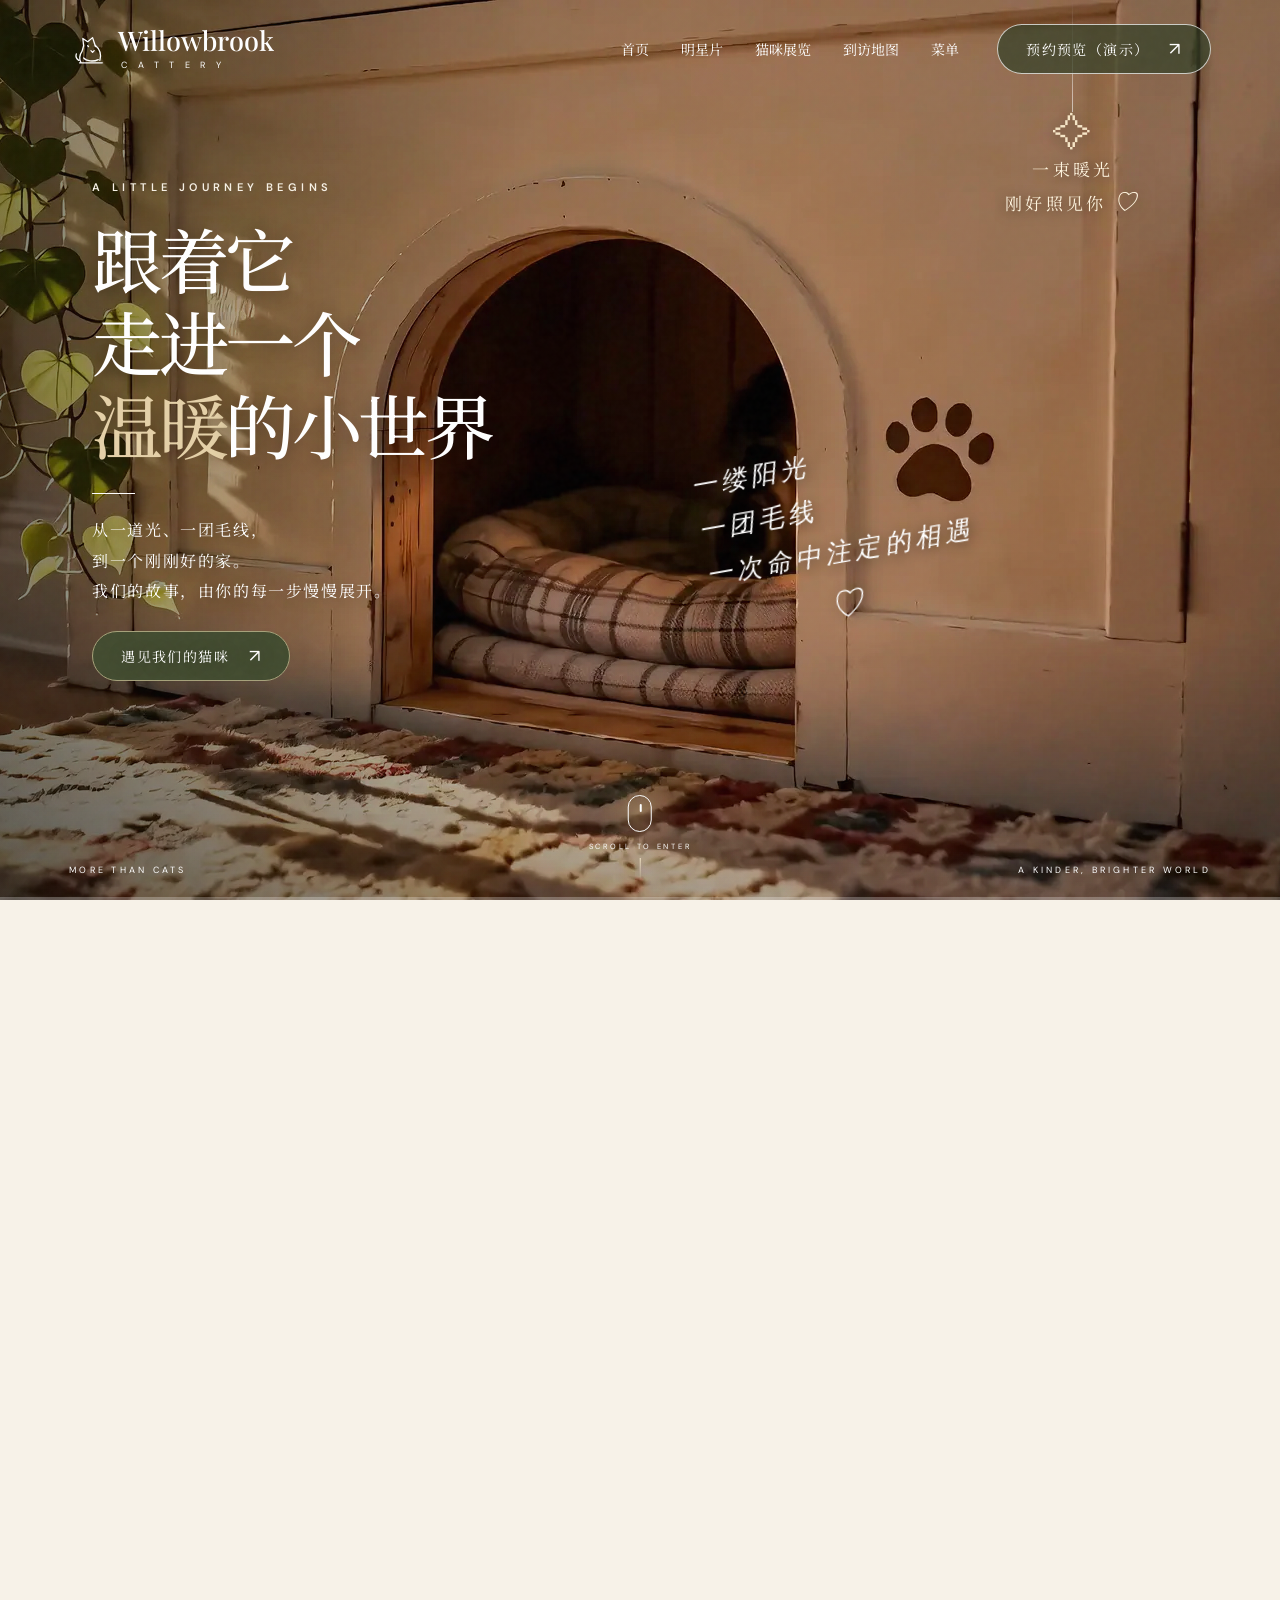
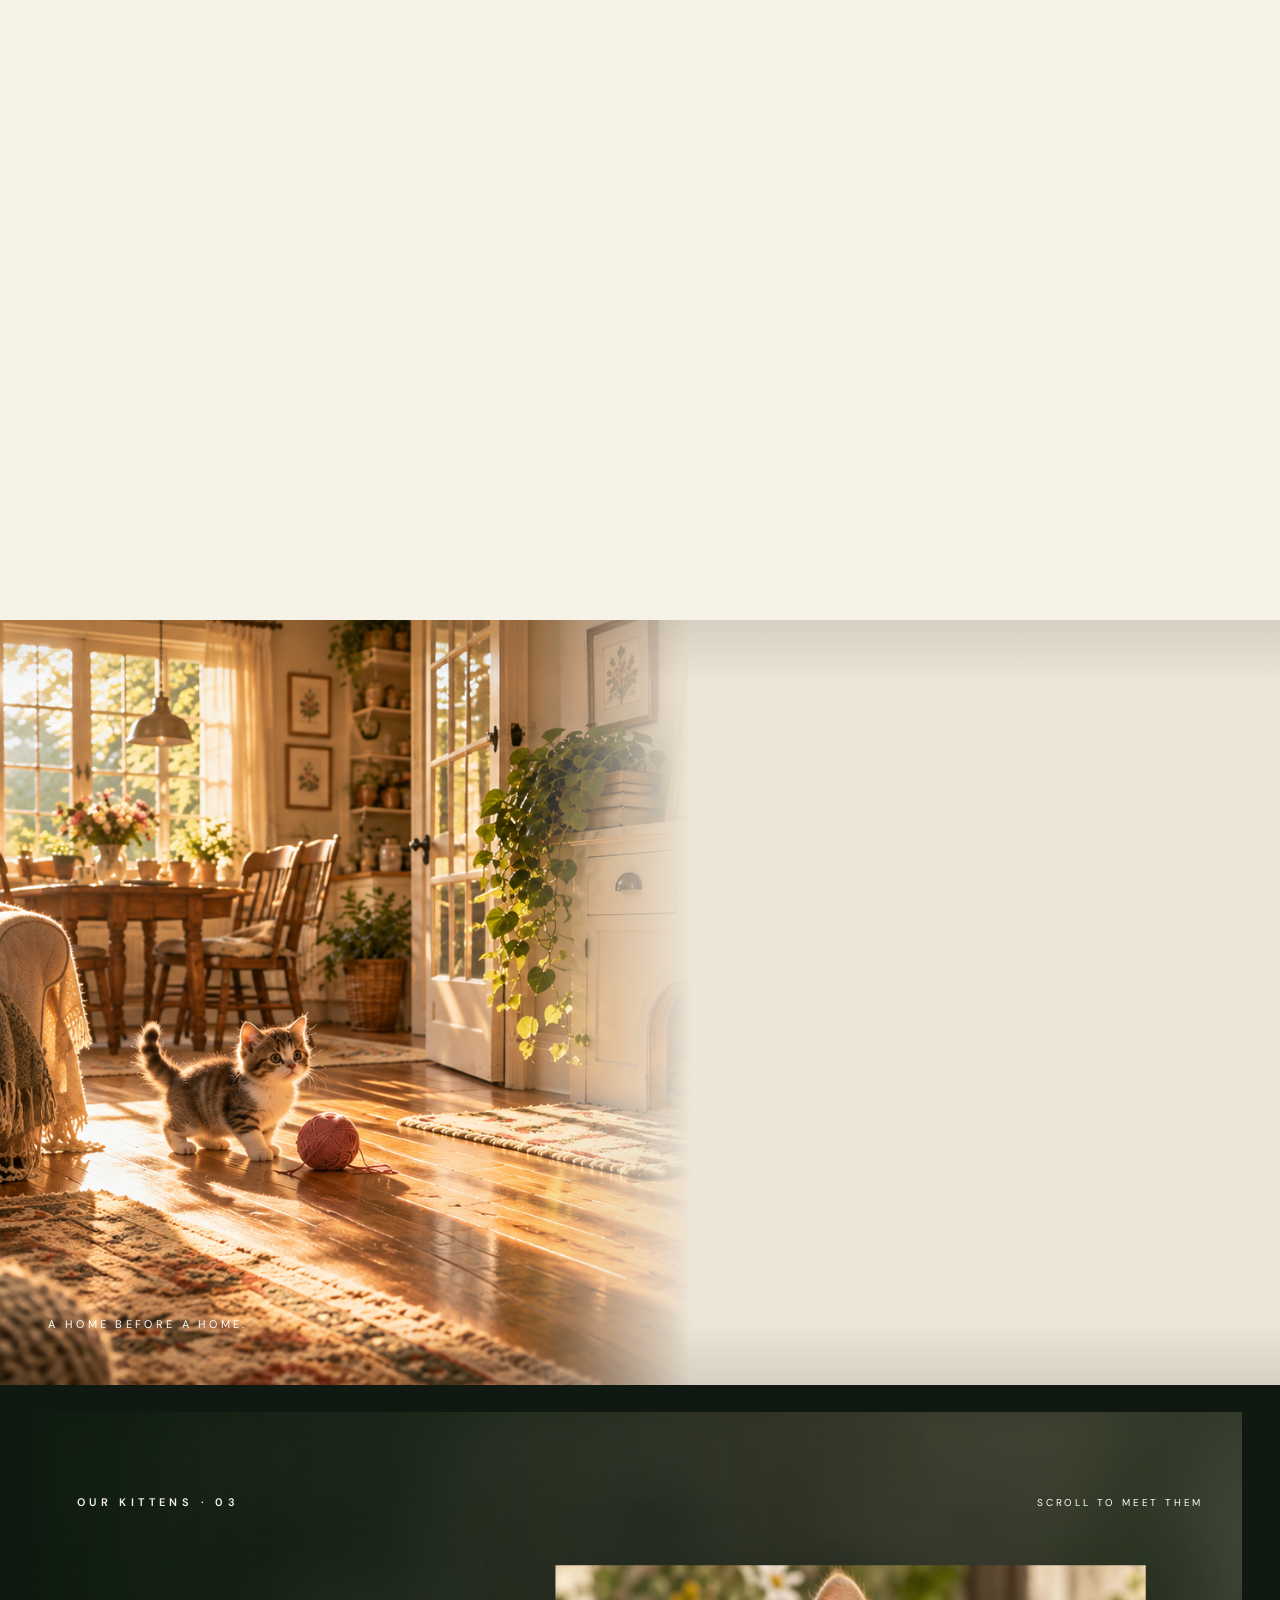
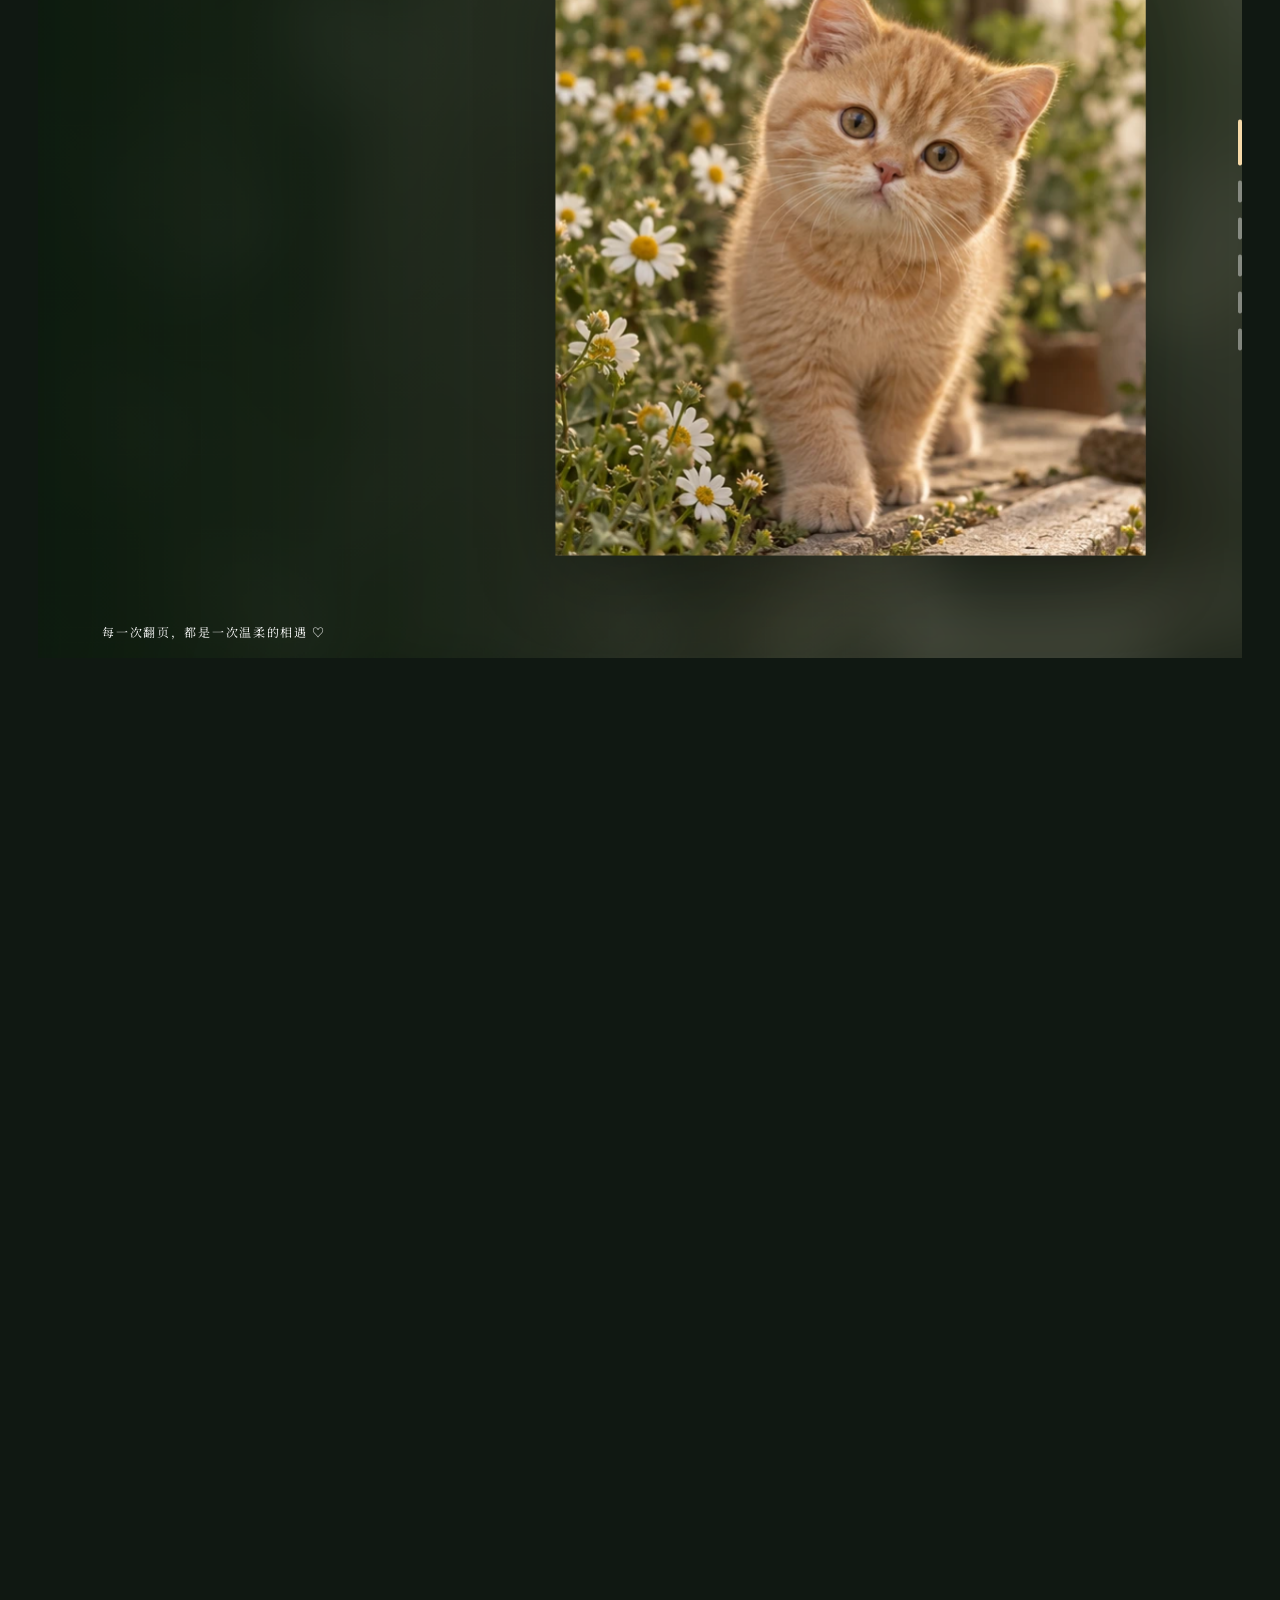
<file: index.html>
<!doctype html>
<html lang="zh-CN">
<head>
  <meta charset="utf-8">
  <meta name="viewport" content="width=device-width, initial-scale=1">
  <meta name="theme-color" content="#222719">
  <meta name="description" content="Willowbrook 猫舍单页互动设计演示：跟随一只小猫，遇见一个温暖的家。">
  <title>Willowbrook 猫舍 · 遇见温柔的小世界</title>
  <link rel="preconnect" href="https://fonts.googleapis.com">
  <link rel="preconnect" href="https://fonts.gstatic.com" crossorigin>
  <link href="https://fonts.googleapis.com/css2?family=DM+Sans:wght@400;500;600;700&family=Playfair+Display:wght@400;500;600&family=Noto+Serif+SC:wght@400;500;600;700&display=swap" rel="stylesheet">
  <link rel="stylesheet" href="styles.css?v=20261011-hero3">
</head>
<body class="hero-intro">
  <div class="shared-scene-bg" aria-hidden="true"></div>
  <div class="grain" aria-hidden="true"></div>
  <header class="site-header" id="siteHeader">
    <a class="brand" href="#home" aria-label="Willowbrook 猫舍，回到首页">
      <span class="brand-mark" aria-hidden="true"><svg viewBox="0 0 48 48" fill="none"><path d="M12 38c-3-2-4-5-3-8m6 11c-3-4-2-10 1-14l2-7-1-9 6 4 6-5 3 9c6 5 8 12 6 19m-25 3h28M23 20l1 1m8-1 1 1M27 26l2 2 2-2M18 35c3 4 12 5 18 2" stroke="currentColor" stroke-width="1.6" stroke-linecap="round" stroke-linejoin="round"/></svg></span>
      <span class="brand-word"><strong>Willowbrook</strong><small>C A T T E R Y</small></span>
    </a>
    <nav class="main-nav" aria-label="页面导航">
      <a href="#home">首页</a><a href="#featured">明星片</a><a href="#diary">猫咪展览</a><a href="#visit">到访地图</a><a href="#shopMenu">菜单</a>
    </nav>
    <button class="pill pill-outline header-cta" type="button" data-open-booking>查看预约状态 <span aria-hidden="true">↗</span></button>
    <button class="menu-toggle" id="menuToggle" type="button" aria-label="打开菜单" aria-expanded="false"><span></span><span></span></button>
  </header>

  <main>
    <section class="film" id="home" aria-label="滚动影片：走进猫咪的小世界">
      <div class="film-sticky">
        <canvas class="film-frames" id="heroFrames" width="1600" height="900" role="img" aria-label="跟随滚动逐帧播放的小猫画面"></canvas>
        <canvas class="film-handoff" id="heroHandoff" width="1600" height="900" aria-hidden="true"></canvas>
        <video class="film-idle" id="heroIdle" src="assets/video/hero-idle-loop.mp4" preload="auto" autoplay loop muted playsinline aria-label="小猫轻轻摇尾巴，壁炉里的火焰持续闪动"></video>
        <video class="film-end" id="heroEnd" data-src="assets/video/hero-end-loop.mp4" preload="none" loop muted playsinline aria-hidden="true"></video>
        <div class="film-shade"></div>
        <div class="film-opening" aria-hidden="true"></div>
        <div class="film-grid" aria-hidden="true"><span>01 — 04</span><span>SCROLL FILM EXPERIENCE</span></div>
        <div class="film-copy film-copy-first" id="filmFirst">
          <span class="eyebrow light">A LITTLE JOURNEY BEGINS</span>
          <h1>跟着它<br>走进一个<br><em>温暖</em>的小世界</h1>
          <span class="fine-line"></span>
          <p>从一道光、一团毛线，<br>到一个刚刚好的家。<br>我们的故事，由你的每一步慢慢展开。</p>
          <a class="pill pill-solid" href="#featured">遇见我们的猫咪 <span aria-hidden="true">↗</span></a>
        </div>
        <div class="film-copy film-copy-second" id="filmSecond">
          <span class="eyebrow light">THE WAY HOME</span>
          <h2>当它回头<br>家，也正向你<br>慢慢打开</h2>
          <span class="fine-line"></span>
          <p>一个被信任填满的角落，<br>正等待下一场温柔相遇。</p>
        </div>
        <div class="film-script" id="filmScript" aria-hidden="true">一缕阳光<br>一团毛线<br>一次命中注定的相遇 <span>♡</span></div>
        <div class="film-hanging-note" id="filmHangingNote" aria-hidden="true"><span class="hanging-thread"></span><span class="hanging-star">✧</span><span class="hanging-words">一束暖光<br>刚好照见你 <i>♡</i></span></div>
        <div class="film-progress" aria-hidden="true"><span id="filmProgress"></span></div>
        <div class="scroll-cue"><span class="mouse-icon"></span><small>SCROLL TO ENTER</small></div>
        <div class="film-bottom" aria-hidden="true"><span>MORE THAN CATS</span><span>A KINDER, BRIGHTER WORLD</span></div>
      </div>
    </section>

    <section class="featured" id="featured" aria-labelledby="featuredTitle">
      <div class="featured-sticky">
        <div class="featured-bg"></div><div class="featured-vignette"></div>
        <div class="featured-intro" id="featuredIntro"><span class="eyebrow light">MEET OUR KITTENS · 02</span><h2 id="featuredTitle">遇见我们的猫咪</h2><p>每一只小生命，都被温柔以待。<br>轻轻拨开明信片，遇见让你心动的 TA。</p><small>猫咪照片与档案为视觉演示内容</small></div>
        <div class="featured-note" id="featuredNote" aria-hidden="true">小小的相遇<br>能点亮更温暖的明天 <span>♡</span></div>
        <div class="featured-ornament featured-ornament-tl" aria-hidden="true">✧ <span>little paws</span></div><div class="featured-ornament featured-ornament-tr" aria-hidden="true">✿</div><div class="featured-ornament featured-ornament-bl" aria-hidden="true">♡</div><div class="featured-ornament featured-ornament-br" aria-hidden="true">✧ <span>sweet hello</span></div>
        <div class="postcard-stage" id="postcardStage" aria-label="猫咪明星片列表"></div>
        <div class="featured-hint" id="featuredHint"><span>←</span> 点击或上滑明信片，认识它们 <span>→</span></div>
        <div class="featured-bottom" aria-hidden="true"><span>PURE JOY, SOFT PAWS</span><span>WILLOWBROOK CATTERY</span></div>
      </div>
    </section>

    <section class="story" id="story" aria-labelledby="storyTitle">
      <div class="story-image"><img src="images/1.png" alt="阳光洒进温暖的猫舍，小猫在地板上玩毛线球" loading="lazy"><span class="image-caption">A HOME BEFORE A HOME.</span></div>
      <div class="story-copy"><span class="eyebrow">OUR LITTLE PROMISE</span><h2 id="storyTitle">把每一个<br>小小的生命，<br><em>放在心上。</em></h2><p>我们相信，真正的陪伴从了解开始。愿每一次相遇，都有从容、信任与恰到好处的温柔。</p><p class="story-script">Little paws, big happiness ♡</p><a href="#diary" class="text-link">继续认识它们 <span aria-hidden="true">↗</span></a></div>
    </section>

    <section class="diary" id="diary" aria-labelledby="diaryTitle">
      <div class="diary-sticky">
        <div class="diary-visual" id="diaryVisual"><div class="diary-images" id="diaryImages"></div></div>
        <div class="diary-top"><span class="eyebrow light">OUR KITTENS · 03</span><span>SCROLL TO MEET THEM</span></div>
        <div class="diary-copy" id="diaryCopy"><span class="diary-count" id="diaryCount">01 / 06</span><h2 id="diaryTitle">小橘</h2><p id="diaryAge">2 个月</p><button class="pill pill-outline" id="diaryDetail" type="button">查看猫咪档案 <span aria-hidden="true">↗</span></button></div>
        <div class="diary-track" id="diaryTrack" aria-hidden="true"></div><span class="diary-caption">每一次翻页，都是一次温柔的相遇 ♡</span>
      </div>
    </section>

    <section class="visit" id="visit" aria-labelledby="visitTitle">
      <div class="visit-sticky" id="visitScene">
      <div class="visit-atmosphere" aria-hidden="true"></div>
      <div class="map-grid-window" id="mapGridWindow" aria-hidden="true"><div class="map-grid" id="mapGrid"></div></div>
      <div class="visit-container" id="visitArrival" inert>
        <div class="visit-intro"><span class="eyebrow">VISIT OUR CATTERY · 04</span><h2 id="visitTitle">来猫舍见面吧</h2><p data-site="visitNote">门店资料待确认，在线预约未开放。</p></div>
        <div class="visit-layout">
          <div class="visit-card"><div class="visit-photo"><img src="assets/garden.webp" alt="猫舍庭院风格概念图" loading="lazy"><span>温柔的相遇<br>从这里开始 ♡</span></div>
            <dl class="visit-facts" data-site="facts"></dl>
            <button class="pill pill-solid visit-book" type="button" data-open-booking>查看预约状态 <span aria-hidden="true">↗</span></button>
          </div>
          <div class="map-shell" id="mapShell"><iframe title="到访地图" hidden loading="lazy" referrerpolicy="no-referrer-when-downgrade"></iframe><div class="map-fallback" id="mapFallback"><div class="map-roads" aria-hidden="true"></div><div class="map-pin">⌖</div><div class="map-label"><strong data-site="mapLabel">门店位置待确认</strong><span data-site="mapNote">暂无正式坐标</span></div></div><button class="map-interact" id="mapInteract" type="button" aria-pressed="false">点击操作地图</button><span class="map-credit">© OPENSTREETMAP CONTRIBUTORS</span></div>
        </div>
      </div>
      </div>
    </section>
    <section class="shop-menu" id="shopMenu" aria-labelledby="shopMenuTitle">
      <div class="shop-menu-inner">
        <div class="shop-menu-heading"><span class="eyebrow">THE LITTLE SHOP · 05</span><h2 id="shopMenuTitle">猫舍里的<br><em>一份小菜单</em></h2><p>停下脚步，和小猫一起享受一段慢下来的时光。</p><small data-site="menuNote">菜单待确认</small></div>
        <div class="menu-board"><div class="menu-board-top"><span><span data-site="menuLabel">WILLOWBROOK</span></span><span>手写给每一场相遇 ♡</span></div><div class="menu-columns" id="menuColumns"></div><div class="menu-board-bottom" data-site="menuNote">菜单待确认</div></div>
      </div>
    </section>
    <section class="hours" id="hours" aria-labelledby="hoursTitle"><div class="hours-inner"><div class="hours-intro"><span class="eyebrow light">PLAN YOUR VISIT · 06</span><h2 id="hoursTitle">留一点时间，<br>给一场温柔相遇。</h2><p data-site="visitNote">门店资料待确认，在线预约未开放。</p><button class="pill pill-outline" type="button" data-open-booking>查看预约状态 <span aria-hidden="true">↗</span></button></div><div class="hours-card"><span class="hours-card-mark">✿</span><h3>到访信息</h3><dl data-site="facts"></dl><p>健康与购买保障内容请以猫舍正式公示文件为准。</p></div></div></section>
  </main>

  <div class="portal-iris" id="portalIris" aria-hidden="true"></div>
  <div class="portal-shutters" id="portalShutters" aria-hidden="true"><div class="portal-lid portal-lid-top"></div><div class="portal-lid portal-lid-bottom"></div></div>

  <footer class="site-footer"><span>Willowbrook Cattery</span><span>A KINDER, BRIGHTER WORLD</span><span><span data-site="modeLabel">门店资料待确认</span></span></footer>

  <div class="detail-backdrop" id="detailBackdrop" hidden></div>
  <aside class="detail-panel" id="detailPanel" role="dialog" aria-modal="true" aria-labelledby="detailName" aria-hidden="true"><button class="icon-close" id="detailClose" type="button" aria-label="关闭猫咪详情">×</button><div class="detail-scroll" id="detailScroll"><div class="detail-hero"><img id="detailImage" alt=""><span class="detail-handwriting" id="detailHandwriting">Pure Joy ♡</span></div><div class="detail-paper"><span class="eyebrow">A LITTLE STORY ABOUT ME · 示例档案</span><div class="detail-name-row"><h2 id="detailName">露娜</h2><span id="detailGender">♀</span></div><p class="detail-trait" id="detailTrait"></p><div class="detail-grid"><div><h3>小档案</h3><dl id="detailFacts"></dl></div><div><h3>关于我 ♡</h3><p id="detailBio"></p></div></div><div class="detail-stamp"><span class="paw-symbol">🐾</span><span>Small Paws<br>Big Happiness</span></div><button class="pill pill-solid" type="button" data-open-booking>查看预约状态 <span aria-hidden="true">↗</span></button></div></div></aside>

  <div class="booking-backdrop" id="bookingBackdrop" hidden></div><section class="booking-modal" id="bookingModal" role="dialog" aria-modal="true" aria-labelledby="bookingTitle" aria-hidden="true"><button class="icon-close" id="bookingClose" type="button" aria-label="关闭预约窗口">×</button><span class="eyebrow">COME SAY HELLO</span><h2 id="bookingTitle">在线预约未开放</h2><p id="bookingNotice">当前不会发送预约申请。</p><form id="bookingForm" hidden><label>你的称呼<input name="name" autocomplete="name" required placeholder="如何称呼你"></label><label>联系方式<input name="contact" required placeholder="手机号或微信"></label><label>想见的猫咪<select name="cat" id="bookingCat"></select></label><button class="pill pill-solid" type="submit">预览预约信息 <span aria-hidden="true">↗</span></button></form><p class="booking-confirmation" id="bookingConfirmation" role="status"></p></section>

  <noscript><p>页面交互需启用 JavaScript。门店资料待确认，此页面不接收预约。</p></noscript>
  <script src="assets/js/gsap.min.js" defer></script>
  <script src="assets/js/ScrollTrigger.min.js" defer></script>
  <script src="assets/js/lenis.min.js" defer></script>
  <script src="assets/js/hero-media.js?v=20261011-hero3" defer></script>
  <script src="site-config.js" defer></script>
  <script src="site-data.js" defer></script>
  <script src="script.js?v=20261011-hero3" defer></script>
</body>
</html>
</file>
<file: styles.css>
:root{--ink:#292c1e;--olive:#424b2f;--olive-deep:#242b1c;--cream:#f7f2e8;--paper:#fffaf0;--gold:#c8ab78;--line:#d9ceb9;--serif:"Noto Serif SC",serif;--display:"Playfair Display",Georgia,serif;--sans:"DM Sans",Arial,sans-serif}
*{box-sizing:border-box}html{scroll-behavior:auto}body{margin:0;background:var(--cream);color:var(--ink);font-family:var(--serif);overflow-x:hidden}button,input,select{font:inherit}button{cursor:pointer}a{color:inherit;text-decoration:none}img,video{display:block;max-width:100%}::selection{background:#bdb590;color:#222}
/* Lenis owns desktop wheel smoothing; panels retain their native nested scrolling. */
html.lenis,html.lenis body{height:auto}
.lenis.lenis-smooth{scroll-behavior:auto!important}
.lenis.lenis-smooth [data-lenis-prevent]{overscroll-behavior:contain}
.lenis.lenis-stopped{overflow:visible}
#filmProgress{width:100%;transform:scaleX(0);transform-origin:left center}
.grain{position:fixed;inset:0;pointer-events:none;z-index:1000;opacity:.16;background-image:url("data:image/svg+xml,%3Csvg viewBox='0 0 180 180' xmlns='http://www.w3.org/2000/svg'%3E%3Cfilter id='n'%3E%3CfeTurbulence type='fractalNoise' baseFrequency='.66' numOctaves='3' stitchTiles='stitch'/%3E%3C/filter%3E%3Crect width='100%25' height='100%25' filter='url(%23n)' opacity='.2'/%3E%3C/svg%3E")}
.site-header{position:fixed;top:0;left:0;right:0;z-index:100;display:flex;align-items:center;gap:3vw;padding:24px clamp(22px,5.4vw,96px);color:#fff;transition:background .45s,color .45s,padding .35s,box-shadow .35s}.site-header.scrolled{background:rgba(250,246,236,.94);color:var(--ink);padding-top:14px;padding-bottom:14px;backdrop-filter:blur(16px);box-shadow:0 5px 30px #342e2114}.brand{display:flex;align-items:center;gap:10px;min-width:280px}.brand-mark{font-size:37px;font-family:serif;line-height:1;font-weight:400;transform:rotate(-14deg);display:inline-block}.brand-word{display:flex;flex-direction:column}.brand strong{font-family:var(--display);font-size:27px;font-weight:500;line-height:1}.brand small{font:9px var(--sans);letter-spacing:.47em;padding-left:3px;margin-top:5px}.main-nav{display:flex;align-items:center;justify-content:center;gap:clamp(16px,2.5vw,48px);margin-left:auto}.main-nav a{font-size:14px;white-space:nowrap;position:relative;transition:opacity .25s}.main-nav a:hover{opacity:.65}.main-nav a::after{content:"";position:absolute;left:0;right:100%;bottom:-8px;height:1px;background:currentColor;transition:right .3s}.main-nav a:hover::after{right:0}.pill{border-radius:999px;border:1px solid transparent;padding:14px 28px;display:inline-flex;justify-content:center;align-items:center;gap:20px;min-height:48px;white-space:nowrap;font-size:14px;letter-spacing:.1em;transition:transform .3s,box-shadow .3s,background .3s,color .3s}.pill:hover{transform:translateY(-3px);box-shadow:0 10px 24px #10140830}.pill:active{transform:translateY(0)}.pill span{font-family:var(--sans);font-size:18px;line-height:1}.pill-outline{border-color:#ffffffb8;background:#344127b8;color:#fff}.scrolled .pill-outline{border-color:var(--olive);background:var(--olive)}.pill-solid{background:var(--olive);border-color:#a6a17a;color:#fff}.menu-toggle{display:none;background:none;border:0;padding:6px}.menu-toggle span{display:block;width:24px;height:1px;background:currentColor;margin:6px 0}
.eyebrow{display:block;font:600 11px var(--sans);letter-spacing:.4em;color:var(--olive);text-transform:uppercase}.eyebrow.light{color:#f7f1e6}.fine-line{display:block;width:43px;height:1px;background:#fff;margin:28px 0 21px}.film{height:360vh;background:#030504}.film-sticky{position:sticky;top:0;height:100vh;overflow:hidden;background:#040604;color:#fff}.film-video{position:absolute;width:100%;height:100%;inset:0;object-fit:cover;filter:saturate(.9) contrast(1.04)}.film-shade{position:absolute;inset:0;background:linear-gradient(90deg,rgba(5,9,5,.5),rgba(5,9,5,.1) 42%,rgba(5,9,5,.05) 65%),linear-gradient(0deg,rgba(0,0,0,.3),transparent 30%)}.film-grid{position:absolute;left:5.4vw;right:5.4vw;top:50%;display:flex;justify-content:space-between;opacity:.45;font:10px var(--sans);letter-spacing:.3em;transform:translateY(-50%) rotate(-90deg);pointer-events:none;display:none}.film-copy{position:absolute;z-index:2;left:7.2vw;top:20%;max-width:600px;text-shadow:0 2px 18px #0005}.film-copy h1,.film-copy h2{font:500 clamp(47px,5.5vw,94px)/1.18 var(--serif);letter-spacing:-.05em;margin:22px 0 0}.film-copy h1 em,.story-copy h2 em{font-style:normal;color:#e5d1a8}.film-copy h2{font-size:clamp(45px,5.2vw,86px)}.film-copy p{font-size:16px;line-height:1.9;letter-spacing:.1em;margin:0 0 25px}.film-copy-second{opacity:0;transform:translateY(55px)}.film-script{position:absolute;z-index:2;right:24%;top:49%;font-family:cursive;font-size:clamp(18px,2vw,28px);font-style:italic;line-height:1.75;letter-spacing:.16em;transform:rotate(-10deg);text-shadow:0 3px 15px #0009;opacity:.9}.film-script span{display:block;font-size:34px;text-align:center}.film-progress{position:absolute;z-index:3;bottom:0;left:0;right:0;height:3px;background:#fff4}.film-progress span{display:block;width:0;height:100%;background:#f8ead5}.scroll-cue{position:absolute;left:50%;bottom:49px;z-index:3;display:flex;align-items:center;flex-direction:column;gap:10px;transform:translateX(-50%);font:9px var(--sans);letter-spacing:.3em}.mouse-icon{width:24px;height:37px;border:1px solid #fff;border-radius:20px;position:relative}.mouse-icon:after{content:"";position:absolute;top:8px;left:11px;width:2px;height:8px;border-radius:2px;background:#fff;animation:mouse 1.6s infinite}@keyframes mouse{to{transform:translateY(9px);opacity:0}}.film-bottom{position:absolute;z-index:2;bottom:24px;left:5.4vw;right:5.4vw;display:flex;justify-content:space-between;font:9px var(--sans);letter-spacing:.36em}.iris{position:absolute;z-index:5;width:10vw;height:10vw;left:72%;top:54%;border-radius:50%;background:#020302;transform:translate(-50%,-50%) scale(0);pointer-events:none;will-change:transform}
.featured{height:330vh;background:#020302}.featured-sticky{position:sticky;top:0;height:100vh;overflow:hidden;color:#fff;background:#020302}.featured-bg{position:absolute;inset:0;background:url('assets/garden.webp') center/cover;opacity:0;transform:scale(1.06)}.featured-vignette{position:absolute;inset:0;background:linear-gradient(90deg,#040703ca 0%,#0507044d 50%,#01030270 100%),linear-gradient(0deg,#0009,transparent 40%);opacity:0}.featured-intro{position:absolute;z-index:3;left:5.5vw;top:17%;opacity:0;transform:translateY(25px);pointer-events:none}.featured-intro h2{font:500 clamp(36px,3.5vw,57px)/1.2 var(--serif);letter-spacing:-.05em;margin:15px 0}.featured-intro p{font-size:14px;line-height:1.9;letter-spacing:.09em}.featured-note{position:absolute;right:6vw;top:19%;z-index:2;font-family:cursive;font-size:23px;line-height:1.7;letter-spacing:.15em;transform:rotate(-9deg);opacity:0}.featured-note span{display:block;text-align:center;font-size:30px}.postcard-stage{position:absolute;left:4vw;right:4vw;top:48%;height:min(46vh,435px);z-index:4;display:flex;justify-content:center;align-items:center;gap:clamp(5px,1vw,18px);transform:translateY(-8%)}.postcard{--tilt:0deg;position:relative;width:clamp(150px,17.4vw,270px);height:clamp(220px,25.4vw,390px);flex:0 0 auto;background:#fcf5e8;color:#283020;padding:9px 9px 10px;border:1px solid #fff8e4;border-radius:8px;box-shadow:0 18px 32px #0009,0 0 0 1px #6f5c35;transform:translateY(var(--rise,110vh)) rotate(calc(var(--tilt) + var(--wobble, 0deg))) scale(var(--card-scale, 1));transition:box-shadow .4s,filter .4s,transform .25s;will-change:transform}.postcard:nth-child(1){--tilt:-9deg;margin-top:35px}.postcard:nth-child(2){--tilt:5deg;margin-top:-15px}.postcard:nth-child(3){--tilt:-2deg;margin-top:-70px;z-index:2}.postcard:nth-child(4){--tilt:7deg;margin-top:20px}.postcard:nth-child(5){--tilt:-6deg;margin-top:-17px}.postcard:nth-child(6){--tilt:8deg;margin-top:28px}.postcard:hover,.postcard:focus-visible{z-index:5;box-shadow:0 30px 50px #000b,0 0 30px #f2d9a46e;filter:brightness(1.06)}.postcard-photo{height:81%;width:100%;object-fit:cover;border-radius:4px}.postcard-name{font:italic clamp(16px,1.8vw,26px) var(--display);display:block;text-align:center;padding-top:9px}.postcard-heart{position:absolute;right:12px;bottom:14px;font-size:20px}.featured-hint{position:absolute;z-index:3;left:0;right:0;bottom:8vh;text-align:center;font-size:12px;letter-spacing:.12em;opacity:0}.featured-hint span{font-family:var(--sans);font-size:22px;vertical-align:middle;margin:0 16px}.featured-bottom{position:absolute;bottom:24px;left:5.4vw;right:5.4vw;display:flex;justify-content:space-between;font:9px var(--sans);letter-spacing:.38em;z-index:2;opacity:.7}
.story{display:grid;grid-template-columns:1.08fr .92fr;min-height:85vh;background:#ede5d6}.story-image{position:relative;overflow:hidden}.story-image img{height:100%;width:100%;object-fit:cover;object-position:45% center}.story-image:after{content:"";position:absolute;inset:0;background:linear-gradient(90deg,transparent 75%,#ede5d6 100%)}.image-caption{position:absolute;left:7%;bottom:7%;z-index:1;color:#fff;font:11px var(--sans);letter-spacing:.3em}.story-copy{display:flex;flex-direction:column;align-items:flex-start;justify-content:center;padding:8vw clamp(28px,9vw,145px)}.story-copy h2{font:500 clamp(38px,4vw,62px)/1.35 var(--serif);letter-spacing:-.06em;margin:25px 0}.story-copy h2 em{color:#8c936a}.story-copy>p:not(.story-script){max-width:440px;line-height:2.1;font-size:16px}.story-script{font:italic 29px var(--display);color:#a8916c;margin:35px 0}.text-link{border-bottom:1px solid var(--ink);padding-bottom:10px;font-size:14px;letter-spacing:.12em;transition:padding .3s}.text-link:hover{padding-left:12px}
.diary{position:relative;background:#f8f4eb;padding:130px max(4vw,30px) 100px;overflow:hidden}.diary:before{content:"";position:absolute;inset:0;background:radial-gradient(circle at 0 78%,#e3d8bf7a,transparent 30%),radial-gradient(circle at 100% 12%,#d8d5bd80,transparent 28%);pointer-events:none}.diary-heading{position:relative;display:flex;justify-content:space-between;align-items:end;max-width:1400px;margin:0 auto 36px}.diary-heading h2{font:500 clamp(43px,4.6vw,73px)/1.15 var(--serif);letter-spacing:-.06em;margin:20px 0}.diary-heading p{line-height:1.8}.diary-side-note{font:11px/1.8 var(--sans);letter-spacing:.35em;text-align:right}.tiny-paw{font-size:26px;color:#c7b69a}.cat-list{position:relative;max-width:1400px;margin:auto;display:flex;flex-direction:column;gap:16px}.cat-row{display:grid;grid-template-columns:36% 1fr 25%;min-height:230px;background:#fffdf8;border:1px solid #e9e3d7;border-radius:16px;box-shadow:0 12px 40px #79715b16;overflow:hidden;opacity:0;transform:translateY(50px);transition:box-shadow .35s,transform .4s,opacity .4s}.cat-row.is-visible{opacity:1;transform:translateY(0)}.cat-row:hover{box-shadow:0 18px 42px #79674a2e;transform:translateY(-4px)}.cat-row.hidden-row{display:none}.cat-row-photo{height:100%;min-height:230px;width:100%;object-fit:cover}.cat-row-main{padding:29px clamp(20px,3vw,48px)}.cat-row-name{display:flex;align-items:baseline;gap:15px}.cat-row-name h3{font:600 34px var(--serif);margin:0}.cat-row-name em{font:italic 23px var(--display);color:#a59175}.cat-row-tag{font-size:16px;color:var(--olive);margin:10px 0}.cat-row-bio{font-size:13px;line-height:1.95;max-width:560px;color:#55584d}.cat-row-meta{border-left:1px solid #ddd6c7;padding:31px 26px;display:flex;flex-direction:column;gap:10px;font-size:12px}.cat-row-meta span{display:flex;gap:10px;line-height:1.55}.cat-row-meta i{font-style:normal;font-size:15px;color:var(--olive)}.cat-row-meta button{align-self:flex-start;margin-top:auto;padding:10px 25px;min-height:40px;font-size:12px}.more-wrap{position:relative;text-align:center;margin:40px auto 0;display:flex;justify-content:center;align-items:center;gap:28px;font-size:15px;letter-spacing:.1em}.diary-script{position:absolute;left:3vw;bottom:30px;transform:rotate(-10deg);font:italic 22px var(--display);color:#ae9a7c}
.visit{position:relative;min-height:100vh;background:#dfd8c6;overflow:hidden;padding:120px 5vw 130px}.visit-bg{position:absolute;inset:0;background:url('assets/garden.webp') center/cover;opacity:.29;filter:blur(5px);transform:scale(1.04)}.visit:after{content:"";position:absolute;inset:0;background:linear-gradient(90deg,#f9f3e7bd,#f6f1e55c);pointer-events:none}.visit-container{position:relative;z-index:2;max-width:1450px;margin:auto}.visit-intro{max-width:650px;margin-bottom:26px}.visit-intro h2{font:500 clamp(45px,5vw,78px) var(--serif);letter-spacing:-.07em;margin:15px 0}.visit-intro p{font-size:15px;line-height:1.8}.visit-layout{display:grid;grid-template-columns:minmax(360px,500px) 1fr;gap:0;min-height:610px;box-shadow:0 20px 60px #493d2b3b;border-radius:18px;overflow:hidden}.visit-card{padding:16px 18px 25px;background:#fffbf3}.visit-photo{position:relative;height:190px;border-radius:12px;overflow:hidden}.visit-photo img{width:100%;height:100%;object-fit:cover}.visit-photo:after{content:"";position:absolute;inset:0;background:linear-gradient(90deg,#0008,transparent)}.visit-photo span{position:absolute;z-index:1;left:24px;top:40px;color:#fff;font-size:20px;line-height:1.5;transform:rotate(-6deg)}.visit-facts{margin:15px 8px}.visit-facts div{display:grid;grid-template-columns:95px 1fr;padding:14px 2px;border-bottom:1px solid #e3dacc;font-size:13px;line-height:1.55}.visit-facts dt{font-weight:600;color:var(--olive)}.visit-facts dd{margin:0}.visit-facts small{display:block;color:#8a887c}.visit-book{width:100%;margin-top:10px}.map-shell{position:relative;overflow:hidden;background:#d8dfcd}.map-shell #baiduMap{position:absolute;inset:0}.map-fallback{position:absolute;inset:0;background:#dfe5d3;overflow:hidden}.map-roads{position:absolute;inset:-10%;background:linear-gradient(64deg,transparent 48%,#f7f3df 49%,#f7f3df 51%,transparent 52%) 0 0/150px 140px,linear-gradient(-22deg,transparent 48%,#f7f3df 49%,#f7f3df 51%,transparent 52%) 0 0/210px 170px,radial-gradient(circle at 25% 20%,#b8cda4 0 9%,transparent 10%),radial-gradient(circle at 80% 78%,#bbd0a7 0 16%,transparent 17%),#dae4cf;transform:rotate(-9deg) scale(1.2)}.map-pin{position:absolute;left:50%;top:45%;transform:translate(-50%,-50%);width:67px;height:67px;border-radius:50%;display:grid;place-items:center;background:var(--olive);color:#fff;font:48px var(--sans);box-shadow:0 0 0 13px #fff9,0 18px 25px #3a442750}.map-label{position:absolute;left:calc(50% + 42px);top:40%;background:#fffbf3;padding:14px 20px;border-radius:10px;box-shadow:0 7px 22px #58664444;display:flex;flex-direction:column;gap:5px;white-space:nowrap}.map-label strong{font:22px var(--display)}.map-label span{font-size:11px}.map-fallback p{position:absolute;bottom:23px;left:25px;right:25px;font-size:12px;color:#4f5744;background:#fffbf3cc;padding:11px;border-radius:7px}.map-credit{position:absolute;right:18px;bottom:12px;z-index:2;font:9px var(--sans);letter-spacing:.22em;color:#5d6657}.site-footer{background:var(--olive-deep);color:#e6e3d2;padding:30px 5vw;display:flex;justify-content:space-between;gap:20px;align-items:center;font:10px var(--sans);letter-spacing:.25em}.site-footer span:first-child{font:21px var(--display);letter-spacing:0}
.detail-backdrop,.booking-backdrop{position:fixed;z-index:200;inset:0;background:#0406029e;backdrop-filter:blur(5px);opacity:0;transition:opacity .45s}.detail-backdrop.active,.booking-backdrop.active{opacity:1}.detail-panel{position:fixed;z-index:210;top:7vh;bottom:7vh;width:min(650px,46vw);background:var(--paper);box-shadow:0 25px 80px #0009;border-radius:17px;overflow:hidden;transform:translateY(110vh) rotate(3deg);opacity:0;pointer-events:none;transition:transform .72s cubic-bezier(.2,.8,.2,1),opacity .5s}.detail-panel[data-side="right"]{right:3vw}.detail-panel[data-side="left"]{left:3vw;transform:translateY(110vh) rotate(-3deg)}.detail-panel.active{transform:translateY(0) rotate(0);opacity:1;pointer-events:auto}.detail-scroll{height:100%;overflow-y:auto;overscroll-behavior:contain;scrollbar-color:#b8a98b transparent}.icon-close{position:absolute;z-index:4;top:16px;right:16px;width:40px;height:40px;border:1px solid #ded7c8;border-radius:50%;background:#fffaf0e8;color:#27301e;font:28px var(--sans);line-height:1}.detail-hero{height:42%;min-height:310px;position:relative;overflow:hidden}.detail-hero img{width:100%;height:100%;object-fit:cover;object-position:center 43%}.detail-handwriting{position:absolute;top:27px;left:28px;font:italic 36px var(--display);color:#fff;text-shadow:0 1px 8px #0007;transform:rotate(-8deg)}.detail-paper{padding:28px 40px 40px;min-height:60%;background:var(--paper)}.detail-name-row{display:flex;align-items:baseline;gap:15px}.detail-name-row h2{font:500 52px var(--serif);margin:10px 0 0}.detail-name-row span{font-size:27px;color:#ae7967}.detail-trait{font-size:15px;color:var(--olive);margin:4px 0 22px}.detail-grid{display:grid;grid-template-columns:1fr 1fr;gap:27px}.detail-grid>div+div{border-left:1px solid var(--line);padding-left:25px}.detail-grid h3{font-size:16px;font-weight:500;margin:0 0 14px}.detail-grid dl{margin:0}.detail-grid dl div{display:flex;justify-content:space-between;gap:8px;padding:5px 0;font-size:12px;line-height:1.5}.detail-grid dt{color:#807a69;white-space:nowrap}.detail-grid dd{margin:0;text-align:right}.detail-grid p{font-size:13px;line-height:2;margin:0}.detail-stamp{display:flex;align-items:center;justify-content:flex-end;gap:12px;margin:20px 0;color:#a59171;font:italic 23px/1.15 var(--display);transform:rotate(-7deg)}.paw-symbol{display:grid;place-items:center;width:82px;height:82px;border:2px dashed #a59171;border-radius:50%;font:34px sans-serif}.detail-paper .pill{width:100%}.booking-modal{position:fixed;z-index:310;top:50%;left:50%;width:min(540px,calc(100vw - 32px));max-height:90vh;overflow:auto;background:var(--paper);padding:45px;border-radius:18px;box-shadow:0 30px 90px #0009;transform:translate(-50%,-40%) scale(.92);opacity:0;pointer-events:none;transition:transform .4s,opacity .4s}.booking-modal.active{transform:translate(-50%,-50%) scale(1);opacity:1;pointer-events:auto}.booking-backdrop{z-index:300}.booking-modal h2{font:500 35px var(--serif);margin:15px 0}.booking-modal>p{font-size:13px;line-height:1.8;color:#6d705d}.booking-modal form{display:flex;flex-direction:column;gap:16px;margin-top:20px}.booking-modal label{display:flex;flex-direction:column;gap:7px;font-size:13px}.booking-modal input,.booking-modal select{width:100%;border:1px solid var(--line);background:#fffdf8;border-radius:7px;padding:12px;font-size:14px;color:var(--ink)}.booking-confirmation{min-height:1.5em;color:var(--olive)!important}
@media(max-width:1050px){.brand{min-width:210px}.brand strong{font-size:22px}.main-nav{gap:18px}.header-cta{padding:10px 17px}.film-copy{left:6vw}.postcard-stage{gap:5px}.postcard{width:20vw;height:29vw}.postcard:nth-child(6){display:none}.cat-row{grid-template-columns:32% 1fr 27%}.cat-row-main{padding:24px}.cat-row-meta{padding:24px 16px}}
@media(max-width:760px){.site-header{padding:17px 20px}.site-header.scrolled{padding:13px 20px}.brand{min-width:0;margin-right:auto}.brand-mark{font-size:30px}.brand strong{font-size:21px}.brand small{font-size:7px}.header-cta{display:none}.menu-toggle{display:block}.main-nav{position:absolute;top:100%;left:0;right:0;display:flex;flex-direction:column;align-items:stretch;gap:0;background:#f8f4eb;color:var(--ink);padding:0 25px;max-height:0;overflow:hidden;transition:max-height .35s,padding .35s}.main-nav.open{max-height:300px;padding:10px 25px 20px}.main-nav a{padding:11px 0;border-bottom:1px solid #e5dccd}.film{height:310vh}.film-video{object-position:58% center}.film-shade{background:linear-gradient(90deg,#050704a8,#0507041a 100%)}.film-copy{left:7vw;right:7vw;top:24%;max-width:490px}.film-copy h1,.film-copy h2{font-size:clamp(43px,9vw,62px)}.film-copy p{font-size:13px}.film-script{right:6vw;top:67%;font-size:17px}.film-bottom{font-size:7px}.scroll-cue{bottom:52px}.iris{left:72%;top:57%}.featured{height:260vh}.featured-intro{left:6vw;top:15%}.featured-intro h2{font-size:36px}.featured-note{right:6vw;top:35%;font-size:17px}.postcard-stage{left:0;right:0;top:53%;height:36vh;gap:0;justify-content:flex-start;padding:0 4vw;overflow-x:auto;overflow-y:visible;scrollbar-width:none}.postcard-stage::-webkit-scrollbar{display:none}.postcard{width:40vw;height:57vw;max-height:300px;margin-right:-5vw}.postcard:nth-child(6){display:block}.postcard-name{font-size:17px}.featured-hint{bottom:7vh}.story{grid-template-columns:1fr}.story-image{height:47vh}.story-image:after{background:linear-gradient(0deg,#ede5d6 0%,transparent 25%)}.story-copy{padding:45px 7vw 70px}.story-copy h2{font-size:42px}.diary{padding:90px 5vw}.diary-heading{align-items:start}.diary-side-note{display:none}.cat-row{grid-template-columns:36% 1fr;min-height:0}.cat-row-photo{height:100%;min-height:205px}.cat-row-main{padding:18px}.cat-row-name h3{font-size:26px}.cat-row-name em{font-size:16px}.cat-row-tag{font-size:13px}.cat-row-bio{font-size:11px;line-height:1.65}.cat-row-meta{grid-column:1/-1;border-left:0;border-top:1px solid var(--line);display:grid;grid-template-columns:1fr 1fr;gap:7px;padding:13px 17px}.cat-row-meta button{grid-column:1/-1;width:100%;margin-top:5px}.more-wrap{flex-direction:column;gap:15px;font-size:13px}.diary-script{display:none}.visit{padding:90px 5vw}.visit-layout{grid-template-columns:1fr}.visit-card{order:2}.map-shell{height:390px;order:1}.detail-panel,.detail-panel[data-side="left"],.detail-panel[data-side="right"]{width:calc(100vw - 20px);height:85vh;top:auto;bottom:10px;left:10px;right:10px}.detail-hero{min-height:270px}.detail-paper{padding:25px}.site-footer{flex-direction:column;text-align:center}}
@media(max-width:420px){.film-copy h1,.film-copy h2{font-size:42px}.film-copy{top:26%}.film-script{top:72%}.postcard{width:47vw;height:67vw}.featured-intro{top:14%}.detail-grid{grid-template-columns:1fr}.detail-grid>div+div{border-left:0;border-top:1px solid var(--line);padding:16px 0 0}.visit-intro h2{font-size:43px}.map-label{left:35%;top:59%}}
@media(prefers-reduced-motion:reduce){html{scroll-behavior:auto}*,*:before,*:after{animation-duration:.01ms!important;transition-duration:.01ms!important;scroll-behavior:auto!important}.film{height:100vh}.featured{height:100vh}.film-copy-second,.film-script,.iris{display:none}.featured-bg,.featured-vignette,.featured-intro,.featured-note,.featured-hint{opacity:1}.postcard{transform:none!important}.postcard-stage{overflow-x:auto}.film-video{display:none}.film-sticky{background:url('images/1.png') center/cover}}
.brand-mark{display:grid;place-items:center;width:39px;height:44px;transform:none}.brand-mark svg{width:100%;height:100%}.featured-intro small{display:block;margin-top:16px;font-size:10px;letter-spacing:.1em;opacity:.72}.iris{left:44%;top:49%}
@media(max-width:760px){.iris{left:58%;top:54%}}
@media(min-width:1051px){.postcard{width:clamp(150px,14.3vw,240px);height:clamp(230px,22vw,370px)}.postcard-stage{gap:clamp(5px,.8vw,14px)}}
@media(min-width:761px) and (max-width:1050px){.postcard{width:18vw;height:27vw}}

.featured-bg{will-change:opacity,transform}
.postcard{transition:box-shadow .35s,filter .35s,transform .18s cubic-bezier(.2,.8,.2,1)}
.postcard.is-selected{z-index:6;filter:brightness(1.12);box-shadow:0 30px 60px #000c,0 0 0 3px #dfc393,0 0 42px #efd9a187}
.detail-backdrop{background:#06100695;backdrop-filter:blur(3px)}
.detail-panel{transform:translateX(115%) rotateY(-7deg) scale(.97);filter:blur(5px);transition:transform .62s cubic-bezier(.18,.82,.2,1),opacity .52s,filter .52s;transform-origin:right center}
.detail-panel[data-side="right"]{transform:translateX(115%) rotateY(-7deg) scale(.97)}
.detail-panel[data-side="left"]{transform:translateX(-115%) rotateY(7deg) scale(.97);transform-origin:left center}
.detail-panel.active,.detail-panel[data-side="right"].active,.detail-panel[data-side="left"].active{transform:translateX(0) rotateY(0) scale(1);filter:blur(0)}
.detail-hero img{transform:scale(1.09);transition:transform .9s cubic-bezier(.18,.82,.2,1)}
.detail-panel.active .detail-hero img{transform:scale(1)}
.detail-paper>*{opacity:0;transform:translateY(14px);transition:opacity .5s,transform .5s}
.detail-panel.active .detail-paper>*{opacity:1;transform:translateY(0)}
.detail-panel.active .detail-paper>*:nth-child(2){transition-delay:.11s}
.detail-panel.active .detail-paper>*:nth-child(3){transition-delay:.17s}
.detail-panel.active .detail-paper>*:nth-child(4){transition-delay:.23s}
.detail-panel.active .detail-paper>*:nth-child(5){transition-delay:.29s}
@media(prefers-reduced-motion:reduce){.detail-paper>*{opacity:1;transform:none}.detail-hero img{transform:none}}

/* One viewport-anchored garden sits behind both sticky scenes, eliminating the join. */
.shared-scene-bg{position:fixed;inset:0;z-index:0;background-image:linear-gradient(90deg,rgba(6,10,5,.66),rgba(7,11,6,.59)),url('assets/garden.webp');background-position:center;background-size:cover;pointer-events:none}
main{position:relative;z-index:1}
.film,.film-sticky,.featured,.featured-sticky{background:transparent}
.film-video{transform-origin:44% 49%;will-change:opacity,transform}
.film-shade{will-change:opacity}
@media(max-width:760px){.film-video{transform-origin:58% 54%}}
@media(prefers-reduced-motion:reduce){.film-sticky{background:url('images/1.png') center/cover}}

/* Directly rendered frames avoid repeated H.264 random seeks during scroll. */
.film-frames,.film-video{position:absolute;inset:0;width:100%;height:100%;object-fit:cover;transform-origin:44% 49%;will-change:opacity,transform}
.film-frames[hidden],.film-video[hidden]{display:none!important}
.film-mode-switch{position:absolute;z-index:8;right:5.4vw;bottom:55px;display:flex;gap:3px;padding:4px;border:1px solid #ffffff70;border-radius:100px;background:#11190e91;backdrop-filter:blur(12px)}
.film-mode-switch button{border:0;border-radius:100px;background:transparent;color:#fffbe8bd;padding:7px 12px;font:10px var(--sans);letter-spacing:.08em;white-space:nowrap}
.film-mode-switch button[aria-pressed="true"]{background:#fff9e8;color:#29311f}
.detail-panel[data-side="right"]{left:auto;right:3vw}
.detail-panel[data-side="left"]{right:auto;left:3vw}
.detail-backdrop{cursor:zoom-out}
@media(max-width:760px){.film-frames,.film-video{transform-origin:58% 54%}.film-mode-switch{right:15px;bottom:64px}.film-mode-switch button{padding:6px 9px;font-size:9px}.detail-panel[data-side="right"]{left:auto;right:10px;width:min(92vw,500px)}.detail-panel[data-side="left"]{right:auto;left:10px;width:min(92vw,500px)}}
@media(prefers-reduced-motion:reduce){.film-frames,.film-video{display:none!important}.film-mode-switch{display:none}}

.shop-menu{position:relative;padding:125px 5vw 140px;background:#e9e0cf;overflow:hidden}
.shop-menu:before{content:"";position:absolute;inset:0;background:radial-gradient(circle at 10% 15%,#fff9e37d,transparent 35%),radial-gradient(circle at 90% 85%,#b9bd9966,transparent 37%);pointer-events:none}
.shop-menu-inner{position:relative;max-width:1400px;margin:auto;display:grid;grid-template-columns:minmax(275px,.7fr) minmax(550px,1.3fr);gap:clamp(30px,6vw,95px);align-items:center}
.shop-menu-heading h2{font:500 clamp(42px,4.8vw,72px)/1.3 var(--serif);letter-spacing:-.06em;margin:19px 0}.shop-menu-heading h2 em{font-style:normal;color:#8f936f}.shop-menu-heading p{font-size:16px;line-height:1.9;max-width:360px}.shop-menu-heading small{display:block;max-width:360px;margin-top:28px;font-size:11px;line-height:1.8;color:#77786c}
.menu-board{position:relative;padding:32px clamp(30px,4vw,64px) 22px;background:#fffaf0;border:1px solid #d6c5a9;border-radius:7px;box-shadow:12px 18px 0 #b0a78b48,0 25px 60px #65543b40;transform:rotate(1deg);transition:transform .5s cubic-bezier(.2,.8,.2,1),box-shadow .5s}.menu-board:hover{transform:rotate(-1deg) translateY(-8px);box-shadow:18px 25px 0 #b0a78b48,0 30px 60px #65543b40}.menu-board:before{content:"";position:absolute;inset:13px;border:1px solid #cdb994;pointer-events:none}.menu-board-top,.menu-board-bottom{display:flex;justify-content:space-between;gap:15px;font:10px var(--sans);letter-spacing:.22em;color:#91805f}.menu-board-top{padding-bottom:24px;border-bottom:1px solid #d8c9ac}.menu-board-bottom{padding-top:23px;border-top:1px solid #d8c9ac;font-size:10px;letter-spacing:.06em}.menu-columns{display:grid;grid-template-columns:1fr 1fr;gap:clamp(25px,3vw,50px);padding:25px 0}.menu-columns h3{font:500 24px var(--serif);margin:0 0 14px}.menu-columns h3 small{font:10px var(--sans);letter-spacing:.2em;color:#9a8d75;margin-left:7px}.menu-item{display:flex;justify-content:space-between;gap:13px;align-items:start;border-bottom:1px dotted #d3c8b5;padding:14px 0}.menu-item strong{display:block;font-size:14px;font-weight:500}.menu-item small{display:block;font:italic 13px var(--display);color:#9d937e;margin-top:5px}.menu-item b{font:500 13px var(--sans);white-space:nowrap;color:#636e4d}
.hours{position:relative;overflow:hidden;background:linear-gradient(110deg,#2d3827cc,#1e2a20ef),url('assets/garden.webp') center/cover;color:#f9f2e3;padding:130px 5vw}.hours-inner{max-width:1400px;margin:auto;display:grid;grid-template-columns:1fr minmax(330px,.65fr);gap:clamp(40px,8vw,125px);align-items:center}.hours-intro h2{font:500 clamp(42px,4.6vw,70px)/1.35 var(--serif);letter-spacing:-.06em;margin:25px 0}.hours-intro p{font-size:15px;line-height:2;max-width:510px;margin:0 0 33px}.hours-card{position:relative;background:#f8f1e5;color:var(--ink);padding:35px clamp(30px,4vw,55px);border-radius:7px;box-shadow:0 22px 60px #0005;transform:rotate(-2deg);transition:transform .5s}.hours-card:hover{transform:rotate(0) translateY(-6px)}.hours-card-mark{position:absolute;right:26px;top:16px;color:#a99b7d;font-size:30px}.hours-card h3{font:500 30px var(--serif);margin:0 0 15px}.hours-card dl{margin:0}.hours-card dl div{display:flex;justify-content:space-between;gap:15px;padding:17px 0;border-bottom:1px solid #d8ccb8;font-size:14px}.hours-card dt{color:#687354;font-weight:600}.hours-card dd{text-align:right;margin:0}.hours-card p{font-size:11px;line-height:1.7;color:#77786c;margin:25px 0 0}
@media(max-width:950px){.shop-menu-inner{grid-template-columns:1fr}.shop-menu-heading{max-width:700px}.hours-inner{grid-template-columns:1fr 1fr;gap:30px}}
@media(max-width:760px){.shop-menu{padding:90px 6vw 100px}.shop-menu-inner{gap:38px}.menu-board{padding:24px}.menu-columns{gap:22px}.menu-board-top{font-size:8px;letter-spacing:.08em}.hours{padding:90px 6vw}.hours-inner{grid-template-columns:1fr;gap:45px}.hours-card{transform:rotate(-1deg)}}
@media(max-width:480px){.menu-columns{grid-template-columns:1fr;gap:10px}.menu-columns h3{margin-top:12px}.menu-item{padding:10px 0}.menu-board:before{inset:9px}.shop-menu-heading h2,.hours-intro h2{font-size:43px}}
@media(max-width:760px) and (max-height:600px){.film-copy{top:15%}.film-copy h1,.film-copy h2{font-size:clamp(35px,7vw,50px);line-height:1.12;margin-top:12px}.film-copy .fine-line{margin:13px 0 10px}.film-copy p{font-size:12px;line-height:1.55}.film-copy .pill{display:none}.film-script{font-size:14px;top:61%}.film-mode-switch{bottom:43px}}

/* Idle cinemagraph, cat-door iris, and the opening eyelids share one camera path. */
.film{height:300vh}.featured{height:330vh;margin-top:-100vh;position:relative}.story{margin-top:-100vh;position:relative;z-index:2;opacity:0;pointer-events:none;will-change:opacity,transform}
.film-frames,.film-idle{position:absolute;inset:0;width:100%;height:100%;object-fit:cover;transform-origin:44% 49%;will-change:transform,opacity}
.film-frames{opacity:0}.film-idle{z-index:1}.film-shade{z-index:1;pointer-events:none}.film-copy,.film-script,.film-hanging-note,.scroll-cue,.film-bottom,.film-progress{z-index:2}
.film-hanging-note{position:absolute;right:8vw;top:0;width:210px;display:flex;align-items:center;flex-direction:column;transform-origin:50% 0;animation:hangingSway 5s ease-in-out infinite alternate;pointer-events:none;text-shadow:0 2px 13px #24170e99}
.hanging-thread{height:112px;width:1px;background:linear-gradient(#fff0,#fff9)}.hanging-star{font:39px var(--display);line-height:1;color:#f6e6c7}.hanging-words{margin-top:4px;color:#fff5df;text-align:center;font-size:17px;line-height:1.7;letter-spacing:.18em}.hanging-words i{font:italic 24px var(--display)}
@keyframes hangingSway{from{transform:rotate(-5deg)}to{transform:rotate(5deg)}}
.portal-iris{position:fixed;inset:0;z-index:120;pointer-events:none;opacity:0;background:#0b120d;-webkit-mask-image:radial-gradient(circle at 44% 49%,transparent var(--hole,140vmax),#000 calc(var(--hole,140vmax) + 2vmax));mask-image:radial-gradient(circle at 44% 49%,transparent var(--hole,140vmax),#000 calc(var(--hole,140vmax) + 2vmax));will-change:opacity}
.portal-shutters{position:fixed;inset:0;z-index:121;pointer-events:none;visibility:hidden;overflow:hidden}.portal-lid{position:absolute;left:-4%;width:108%;height:53%;background:#0b120d;will-change:transform}.portal-lid-top{top:0;border-radius:0 0 50% 50%/0 0 8% 8%;transform:translateY(-100%)}.portal-lid-bottom{bottom:0;border-radius:50% 50% 0 0/8% 8% 0 0;transform:translateY(100%)}
.detail-backdrop.auto-preview{pointer-events:none;background:#0b140b75}.detail-panel.auto-preview{pointer-events:none!important}.postcard.is-selected{transition:filter .45s,box-shadow .45s,transform .25s}
@media(max-width:760px){.film{height:270vh}.featured{height:300vh}.film-idle,.film-frames{object-position:58% center}.film-hanging-note{right:5vw;width:125px}.hanging-thread{height:76px}.hanging-star{font-size:25px}.hanging-words{font-size:11px}.hanging-words i{font-size:17px}.featured-hint{font-size:10px;padding:0 8px}.featured-hint span{margin:0 3px;font-size:16px}.portal-iris{-webkit-mask-image:radial-gradient(circle at 44% 49%,transparent var(--hole,140vmax),#000 calc(var(--hole,140vmax) + 2vmax));mask-image:radial-gradient(circle at 44% 49%,transparent var(--hole,140vmax),#000 calc(var(--hole,140vmax) + 2vmax))}}
@media(max-width:760px) and (max-height:600px){.film-hanging-note{right:4vw}.hanging-thread{height:70px}.hanging-words{font-size:10px}}
@media(prefers-reduced-motion:reduce){.film-idle{display:none!important}.portal-iris,.portal-shutters,.film-hanging-note{display:none!important}.film,.featured{height:100vh}.featured,.story{margin-top:0}.story{opacity:1!important;transform:none!important;pointer-events:auto!important}}

/* The handoff canvas remains available for media recovery; normal blends use live video. */
.film-handoff{position:absolute;inset:0;width:100%;height:100%;object-fit:cover;z-index:2;opacity:0;pointer-events:none;transform-origin:44% 49%;will-change:opacity,transform}
.film-end{position:absolute;inset:0;width:100%;height:100%;object-fit:cover;z-index:1;opacity:0;pointer-events:none;transform-origin:44% 49%;will-change:opacity,transform}
.film-shade{z-index:3}.film-copy,.film-script,.film-hanging-note,.scroll-cue,.film-bottom,.film-progress{z-index:4}
.film-frames{z-index:0}.film-idle{z-index:1}
@media(max-width:760px){.film-handoff{transform-origin:58% 54%}}
@media(prefers-reduced-motion:reduce){.film-handoff{display:none}}

/* The postcard garden keeps its manual interaction, with quiet motion in the corners. */
.featured-ornament{position:absolute;z-index:2;pointer-events:none;color:#f6e9c9;opacity:.72;text-shadow:0 4px 20px #0009;animation:ornamentFloat 4.5s ease-in-out infinite alternate;font:clamp(30px,3vw,54px) var(--display)}
.featured-ornament span{font:italic 13px var(--display);letter-spacing:.08em}.featured-ornament-tl{left:3%;top:11%;animation-delay:-1s}.featured-ornament-tr{right:5%;top:10%;animation-delay:-2.3s}.featured-ornament-bl{left:6%;bottom:13%;animation-delay:-3s}.featured-ornament-br{right:5%;bottom:13%;animation-delay:-.5s}
@keyframes ornamentFloat{from{transform:translateY(-7px) rotate(-8deg)}to{transform:translateY(9px) rotate(7deg)}}
@media(max-width:760px){.featured-ornament{opacity:.48}.featured-ornament-tl{top:8%}.featured-ornament-tr{top:8%}.featured-ornament-bl,.featured-ornament-br{bottom:14%}.featured-ornament span{display:none}}

/* The original promise page gives the two interactive galleries a quiet pause. */
.story{margin-top:0;position:relative;z-index:2;opacity:1;pointer-events:auto;min-height:85vh}
.story-copy{padding:6vw clamp(28px,8vw,130px)}
.story-image img{transform:scale(1.045);transition:transform 1.4s ease-out}
.story-copy>*{opacity:0;transform:translateY(20px);transition:opacity .8s ease,transform .8s ease}
.story.is-visible .story-image img{transform:scale(1)}
.story.is-visible .story-copy>*{opacity:1;transform:none}
.story.is-visible .story-copy h2{transition-delay:.1s}.story.is-visible .story-copy p{transition-delay:.2s}.story.is-visible .story-copy a{transition-delay:.3s}

/* Full portraits sit inside the composition; only the atmospheric backdrop uses cover. */
.diary{height:690vh;min-height:0;padding:0;background:#101812;color:#fff;overflow:visible;position:relative;z-index:2}
.diary:before{display:none}
.diary-sticky{position:sticky;top:0;height:100vh;overflow:hidden;background:#101812}
.diary-visual{position:absolute;inset:0;background:#17241a;overflow:hidden;transform-origin:50% 50%;will-change:transform,opacity}
.diary-images,.diary-slide{position:absolute;inset:0;width:100%;height:100%}
.diary-slide{margin:0;opacity:0;overflow:hidden;will-change:opacity,transform}.diary-slide:first-child{opacity:1}
.diary-backdrop{position:absolute;inset:-5%;width:110%;height:110%;max-width:none;object-fit:cover;filter:blur(36px) saturate(.7);opacity:.25}
.diary-slide:after{content:"";position:absolute;inset:0;background:linear-gradient(90deg,#0b190de8,transparent 75%);pointer-events:none}
.diary-image{position:absolute;z-index:2;left:43%;top:14%;width:49%;height:78%;object-fit:contain;object-position:center;filter:drop-shadow(0 18px 40px #0004)}
.diary-static-caption{display:none}
.diary-top{position:absolute;z-index:5;top:110px;left:6vw;right:6vw;display:flex;justify-content:space-between;align-items:center;font:10px var(--sans);letter-spacing:.28em}
.diary-copy{position:absolute;z-index:5;left:8vw;bottom:23vh;width:31vw;max-width:550px;text-shadow:0 3px 18px #0008;will-change:opacity,transform}
.diary-count{font:13px var(--sans);letter-spacing:.3em;color:#e9d7ad}
.diary-copy h2{font:500 clamp(58px,7.5vw,120px)/1.15 var(--serif);margin:14px 0 0;letter-spacing:-.07em}
.diary-copy p{font:italic clamp(18px,2vw,29px) var(--display);margin:15px 0 30px}
.diary-copy .pill{background:#203625a1;border-color:#f5e7c685}
.diary-track{position:absolute;z-index:6;right:3vw;top:50%;transform:translateY(-50%);display:flex;flex-direction:column;gap:15px}
.diary-track span{width:4px;height:22px;background:#fff6;border-radius:5px;transition:height .35s,background .35s}.diary-track span.active{height:46px;background:#f6d9a8}
.diary-caption{position:absolute;z-index:5;left:8vw;bottom:5vh;font-size:12px;letter-spacing:.14em}

/* The next sticky scene opens at the same center as the gallery's closing aperture. */
.visit{height:360vh;min-height:0;margin-top:-100vh;padding:0;background:transparent;overflow:visible;position:relative;z-index:3}
.visit:after{display:none}
.visit-sticky{position:sticky;top:0;height:100vh;overflow:hidden;background:#101812;visibility:hidden;perspective:1400px}
.visit-sticky.is-entered{visibility:visible}
.visit-atmosphere{position:absolute;inset:0;background:radial-gradient(ellipse at 50% 55%,#4c5c3a 0,#263724 38%,#101812 78%)}
.map-grid-window{position:absolute;inset:0;z-index:2;overflow:hidden;transform-origin:50% 50%;will-change:transform,opacity;pointer-events:none}
.map-grid{position:absolute;inset:0;display:grid;grid-template-columns:repeat(4,1fr);grid-template-rows:repeat(3,1fr);gap:10px;padding:10px;pointer-events:none}
.map-tile{position:relative;overflow:hidden;background:#263627;box-shadow:0 5px 20px #0712095c;will-change:transform,opacity}
.map-tile img{width:100%;height:100%;object-fit:cover;object-position:center 45%;filter:saturate(.85)}
.map-tile:nth-child(3n+2) img{object-position:center 25%}
.visit-container{position:absolute;inset:110px 5vw 34px;z-index:1;max-width:1450px;margin:0 auto;padding:0;background:transparent;display:flex;flex-direction:column;opacity:0;transform-origin:center center;will-change:transform,opacity,filter}
.visit-intro{color:#f9f2e3;max-width:none;flex-shrink:0;margin:0 0 20px}
.visit-intro .eyebrow{color:#d3c79f}
.visit-intro h2{font:500 clamp(32px,3.4vw,58px)/1.2 var(--serif);margin:10px 0;letter-spacing:-.06em}
.visit-intro p{font-size:13px;margin:0;line-height:1.7}
.visit-layout{flex:1;min-height:0;width:100%;display:grid;grid-template-columns:minmax(270px,.65fr) 1.35fr;margin:0;border-radius:18px;box-shadow:0 22px 70px #0005;background:var(--paper);overflow:hidden}
.visit-card{padding:14px 16px 18px;display:flex;flex-direction:column;order:initial}
.visit-photo{height:clamp(75px,14vh,150px);flex-shrink:0}
.visit-photo span{top:20px;font-size:17px}
.visit-facts{margin:8px 4px;flex:1}
.visit-facts div{padding:9px 2px;font-size:12px;grid-template-columns:80px 1fr}
.visit-book{margin-top:4px;min-height:42px;padding:10px 20px}
.map-shell{height:auto;min-height:0;order:initial}
.map-shell iframe{position:absolute;inset:0;width:100%;height:100%;border:0;z-index:2;pointer-events:none}
.map-shell.is-interactive iframe{pointer-events:auto}
.map-shell .map-fallback{z-index:1}
.map-shell .map-label{left:50%;top:63%;transform:translateX(-50%);max-width:90%;white-space:normal;text-align:center}
.map-shell .map-label strong{font-size:22px}
.map-shell .map-credit{z-index:3;background:#fff9;padding:4px 7px;border-radius:3px;font-size:8px;letter-spacing:.08em;pointer-events:none}
.map-interact{position:absolute;z-index:4;top:12px;right:12px;border:1px solid #d3c9b4;border-radius:30px;padding:9px 14px;background:#fffaf0f2;color:#38492e;font-size:11px;box-shadow:0 3px 15px #0002}
.map-fallback p{display:none}

@media(max-width:760px){
  .story-copy{padding:40px 7vw 65px}
  .diary{height:610vh}
  .diary-top{top:82px}.diary-top>span:last-child{display:none}
  .diary-image{left:8%;top:15%;width:84%;height:55%}
  .diary-copy{left:7vw;bottom:8vh;width:80vw;max-width:none}
  .diary-copy h2{font-size:52px;margin-top:8px}.diary-copy p{font-size:18px;margin:8px 0 16px}
  .diary-copy .pill{padding:10px 20px;min-height:42px;font-size:12px}
  .diary-track{right:4vw;top:40%;gap:10px}.diary-track span{height:16px}.diary-track span.active{height:33px}
  .diary-caption{left:7vw;bottom:3vh;font-size:9px}
  .visit{height:350vh}
  .map-grid{grid-template-columns:repeat(3,1fr);grid-template-rows:repeat(4,1fr);gap:7px;padding:7px}
  .visit-container{inset:86px 5vw 24px}
  .visit-intro{margin-bottom:14px}.visit-intro h2{font-size:34px;margin:8px 0}.visit-intro p{font-size:11px}
  .visit-layout{grid-template-columns:1fr;grid-template-rows:minmax(150px,1fr) auto}
  .map-shell{grid-row:1;min-height:150px}
  .visit-card{grid-row:2;padding:12px 16px 14px}
  .visit-photo{display:none}
  .visit-facts{display:grid;grid-template-columns:1fr 1fr;gap:0 18px;margin:0 0 8px}
  .visit-facts div{display:block;padding:7px 0;font-size:10px}
  .visit-facts dt{margin-bottom:3px}.visit-book{font-size:12px;min-height:36px;padding:8px 15px}
  .postcard-stage{overflow-y:hidden}
}
@media(max-height:650px) and (min-aspect-ratio:1/1){
  .diary-top{top:84px}
  .diary-image{left:44%;top:21%;width:48%;height:71%}
  .diary-copy{left:7vw;bottom:17vh;width:32vw}
  .diary-copy h2{font-size:46px}.diary-copy p{font-size:17px;margin:9px 0 18px}
  .diary-copy .pill{font-size:11px;padding:9px 16px;min-height:38px}
  .diary-track{top:52%;gap:9px}.diary-track span{height:13px}.diary-track span.active{height:28px}
  .visit-container{inset:80px 4vw 18px}
  .visit-intro{margin-bottom:12px}.visit-intro h2{font-size:27px;margin:6px 0}.visit-intro p{display:none}
  .visit-layout{grid-template-columns:42% 58%;grid-template-rows:1fr}
  .visit-card{grid-column:1;grid-row:1;padding:8px 12px}.map-shell{grid-column:2;grid-row:1;min-height:0}
  .visit-photo{display:none}.visit-facts{display:block;margin:0 0 5px}.visit-facts div{display:grid;padding:5px 0;font-size:10px;grid-template-columns:64px 1fr}
  .visit-book{min-height:32px;padding:6px 10px;font-size:10px}
}

/* Desktop scenes share scroll space without adding a second pin or transform scrub. */
@media(min-width:761px) and (prefers-reduced-motion:no-preference){
  .film{height:580vh}
  .featured{height:300vh}
  .film-sticky{opacity:var(--hero-scene-opacity,1)}
  .featured-sticky{background-color:var(--cats-scene-color,transparent)}
  .film-frames,.film-idle,.film-handoff,.film-end{object-position:44% 49%;transform-origin:44% 49%}
  .postcard,.postcard.is-selected{transition:box-shadow .35s,filter .35s}
  .story-copy>*,.story-image img{transition:none}
  .story:before,.story:after{content:"";position:absolute;left:0;right:0;height:clamp(36px,7vh,80px);z-index:1;pointer-events:none}
  .story:before{top:0;background:linear-gradient(180deg,#1018121a,transparent)}
  .story:after{bottom:0;background:linear-gradient(0deg,#1018121a,transparent)}
  .visit-sticky{transform-origin:50% 50%;will-change:transform,opacity}
}
@media(prefers-reduced-motion:reduce){
  .film-end{display:none!important}.story-copy>*{opacity:1;transform:none}
  .diary{height:auto}.diary-sticky{position:relative;height:auto;padding:95px 6vw 35px}
  .diary-visual,.diary-images{position:relative;inset:auto;width:100%;height:auto;transform:none!important;opacity:1!important;border-radius:0!important}
  .diary-slide{position:relative;inset:auto;height:auto;padding:20px 0;opacity:1!important;transform:none!important}
  .diary-backdrop,.diary-slide:after,.diary-copy,.diary-track,.diary-caption{display:none}
  .diary-image{position:static;width:100%;height:65vh;object-fit:contain}
  .diary-static-caption{display:block;text-align:center;padding:15px;font-size:20px}
  .diary-top{position:static;padding:0 0 20px}
  .visit{height:auto;min-height:0;margin-top:0}
  .visit-sticky{position:relative;height:auto;min-height:100vh;visibility:visible;perspective:none}
  .map-grid-window{display:none}
  .visit-container{position:relative;inset:auto;margin:0;padding:80px 5vw 60px;transform:none!important;opacity:1!important;filter:none!important}
  .visit-layout{flex:auto;min-height:600px}
}

/* First second: room, cat, then the invitation. The veil does not delay media loading. */
.film-opening{display:none;position:absolute;inset:0;z-index:3;pointer-events:none}
@media(min-width:761px) and (prefers-reduced-motion:no-preference){
  .film-sticky{background:#040604}
  .hero-intro .film-opening{display:block;background:#040604}
  .hero-intro:not(.hero-video-ready) .film-copy-first,.hero-intro:not(.hero-video-ready) .film-script,.hero-intro:not(.hero-video-ready) .film-hanging-note,.hero-intro:not(.hero-video-ready) .film-bottom,.hero-intro:not(.hero-video-ready) .scroll-cue{visibility:hidden}
  .hero-intro.hero-video-ready .film-opening{background:transparent}
  .hero-intro.hero-video-ready .film-opening:before,.hero-intro.hero-video-ready .film-opening:after{content:"";position:absolute;inset:0;pointer-events:none}
  .hero-intro.hero-video-ready .film-opening:before{background:#040604;animation:openingRoom .52s both}
  .hero-intro.hero-video-ready .film-opening:after{background:radial-gradient(ellipse 31% 46% at 46% 48%,#040604 18%,#040604ed 62%,transparent 100%);animation:openingCat .76s both}
  .hero-intro.hero-video-ready #filmFirst>*{animation:openingLine .30s both}
  .hero-intro.hero-video-ready #filmFirst>:nth-child(1){animation-delay:.46s}
  .hero-intro.hero-video-ready #filmFirst>:nth-child(2){animation-delay:.50s}
  .hero-intro.hero-video-ready #filmFirst>:nth-child(3){animation-delay:.57s}
  .hero-intro.hero-video-ready #filmFirst>:nth-child(4){animation-delay:.63s}
  .hero-intro.hero-video-ready #filmFirst>:nth-child(5){animation-delay:.69s}
  .hero-intro.hero-video-ready .film-script,.hero-intro.hero-video-ready .film-bottom{animation:openingFade .32s .70s both}
  .hero-intro.hero-video-ready .film-hanging-note{animation:openingFade .32s .70s both,hangingSway 5s ease-in-out infinite alternate}
  .hero-intro.hero-video-ready .scroll-cue{animation:openingCue .30s .72s both}
  .hero-intro.hero-video-ready .site-header{animation:openingHeader .36s .61s both}
  .scroll-cue:before{content:"";position:absolute;top:-18px;left:50%;width:76px;height:76px;margin-left:-38px;border-radius:50%;background:radial-gradient(circle,#f4da9c46 0%,#f4da9c1a 38%,transparent 72%);pointer-events:none;animation:cueGlow 3s ease-in-out infinite}
  .scroll-cue:after{content:"";position:absolute;top:calc(100% + 7px);left:50%;width:1px;height:23px;background:linear-gradient(#f5e8c9,transparent);pointer-events:none;animation:cueLine 2.8s ease-in-out infinite}
  .scroll-cue .mouse-icon{animation:cueFloat 2.8s ease-in-out infinite}
  .scroll-cue small{animation:cueWords 2.8s ease-in-out infinite}
}
@keyframes openingRoom{0%,12%{opacity:1}100%{opacity:0}}
@keyframes openingCat{0%,32%{opacity:1}100%{opacity:0}}
@keyframes openingLine{from{opacity:0;transform:translateY(12px)}to{opacity:1;transform:translateY(0)}}
@keyframes openingFade{from{opacity:0}to{opacity:1}}
@keyframes openingCue{from{opacity:0;transform:translate(-50%,9px)}to{opacity:1;transform:translate(-50%,0)}}
@keyframes openingHeader{from{opacity:0;transform:translateY(-9px)}to{opacity:1;transform:translateY(0)}}
@keyframes cueGlow{0%,100%{opacity:.35;transform:scale(.82)}50%{opacity:.8;transform:scale(1.08)}}
@keyframes cueFloat{0%,100%{transform:translateY(0)}50%{transform:translateY(4px)}}
@keyframes cueLine{0%,100%{opacity:.25;transform:scaleY(.65)}50%{opacity:.8;transform:scaleY(1)}}
@keyframes cueWords{0%,100%{opacity:.65}50%{opacity:1}}

/* A quiet scrim keeps the garden and the unopened postcards in view. */
@media(min-width:761px){
  .detail-backdrop{background:#07120840;backdrop-filter:none}
}
@media(min-width:1051px){.detail-panel{width:min(540px,38vw)}}

/* Configuration can hide unavailable controls without changing scene layout. */
#bookingForm[hidden],#mapInteract[hidden],#mapShell iframe[hidden]{display:none!important}
</file>
